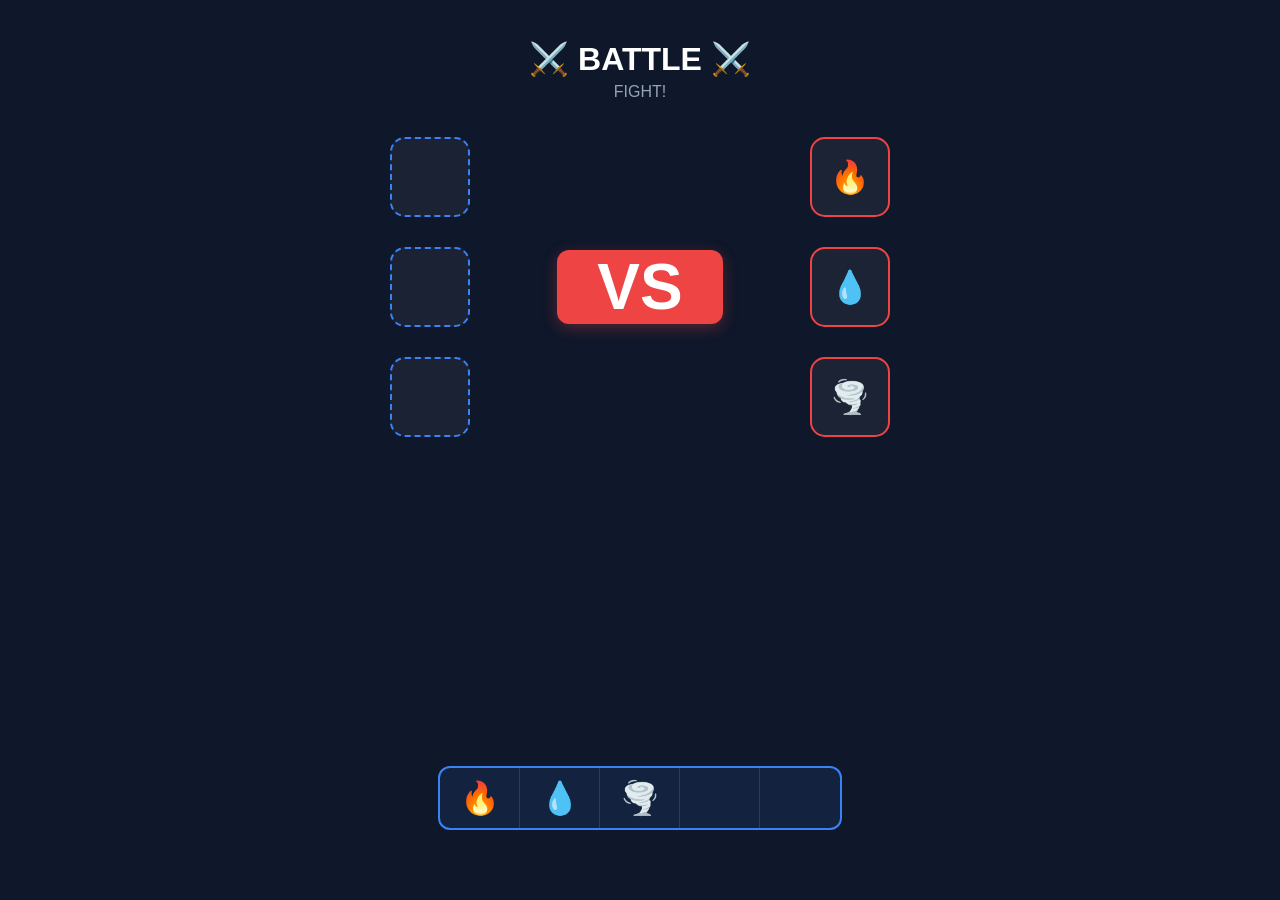
<file: main/index.html>
<!DOCTYPE html>
<html lang="pt-pt">
    <head>
        <meta charset="utf-8">
        <meta name="viewport" content="width=device-width, initial-scale=1.0">
        <title>Battle! - Commander</title>
        <link rel="stylesheet" href="style.css">
    </head>
    <body>
        <div class="main-container">
            <header>
                <h1>⚔️ BATTLE ⚔️</h1>
                <p class="subtitle">FIGHT!</p>
            </header>

            <main class="game-area">
                <div class="battle-lane">
                    <button class="panel player-slot", id="player-slot1"></button>
                    <button class="panel enemy-slot", id="enemy-slot1"></button>
                </div>

                <div class="battle-lane">
                    <button class="panel player-slot", id="player-slot2"></button>
                    <button id="fight-btn">VS</button>
                    <button class="panel enemy-slot", id="enemy-slot2"></button>
                </div>

                <div class="battle-lane">
                    <button class="panel player-slot", id="player-slot3"></button>
                    <button class="panel enemy-slot", id="enemy-slot3"></button>
                </div>

                <div id="result-area" style="margin-top: 30px; text-align: center; font-size: 1.4em;"></div>
            </main>

            <footer class="footer-area">
                <div class="unit-list">
                    <button class="unit-slot">🔥</button>
                    <button class="unit-slot">💧</button>
                    <button class="unit-slot">🌪️</button>
                    <button class="unit-slot"></button>
                    <button class="unit-slot"></button>
                </div>
            </footer>
        </div>
        <script src="index.js"></script>
    </body>
</html>
</file>
<file: main/style.css>
body, html {
    margin: 0;
    padding: 0;
    height: 100%;
    font-family: Arial, sans-serif;
    background-color: #0f172a;
    /* backgroung-color: white; */
    color: white;
    overflow: hidden; 
}


.main-container {
    display: flex;
    flex-direction: column;
    height: 100vh;
    justify-content: space-between;
    padding: 40px;
    box-sizing: border-box;
}

header {
    text-align: center;
}

h1 {
    margin: 0;
}

.subtitle {
    margin-top: 5px;
    color: #94a3b8;
}


.game-area {
    flex: 1;
    display: flex;
    flex-direction: column;
    justify-content: flex-start; 
    align-items: center;
    gap: 30px;
    padding-top: 20px; /
}

.battle-lane {
    display: flex;
    align-items: center;
    justify-content: space-between;
    width: 70%;
    max-width: 500px;
}

/* Slots de Batalha */
.panel {
    width: 80px;
    height: 80px;
    border-radius: 15px;
    background: rgba(255, 255, 255, 0.05);
}

.player-slot {
    border: 2px dashed #3b82f6;
    cursor: pointer;
    font-size: 2em;
}

.player-slot:hover {
    background: rgba(59, 130, 246, 0.3);
    transform: none; 
}

.enemy-slot {
    border: 2px solid #ef4444;
    font-size: 2em;
}

#fight-btn {
    display: block;
    /* margin: 30px auto; */
    padding: 0px 40px;
    font-size: 4em;
    font-weight: bold;
    background-color: #ef4444;
    color: white;
    border: none;
    border-radius: 12px;
    cursor: pointer;
    box-shadow: 0 4px 15px rgba(239, 68, 68, 0.3);
}

#fight-btn:hover {
    background-color: #f87171;
    transform: translateY(-2px);
}

.footer-area {
    display: flex;
    justify-content: center;
    padding-bottom: 30px;
    width: 100%;
}

.unit-list {
    display: flex;
    gap: 0; 
    background: rgba(59, 130, 246, 0.1); 
    border: 2px solid #3b82f6;           
    border-radius: 12px;                 
    overflow: hidden;                    
}

.unit-slot {
    width: 80px;  
    height: 60px;
    border: none;
    border-radius: 0; 
    background: transparent;
    cursor: pointer;
    transition: background 0.2s;
    border-right: 1px solid rgba(59, 130, 246, 0.3);
    font-size: 2em;
}

.unit-slot:last-child {
    border-right: none;
}

.unit-slot:hover {
    background: rgba(59, 130, 246, 0.3);
    transform: none; 
}
</file>
